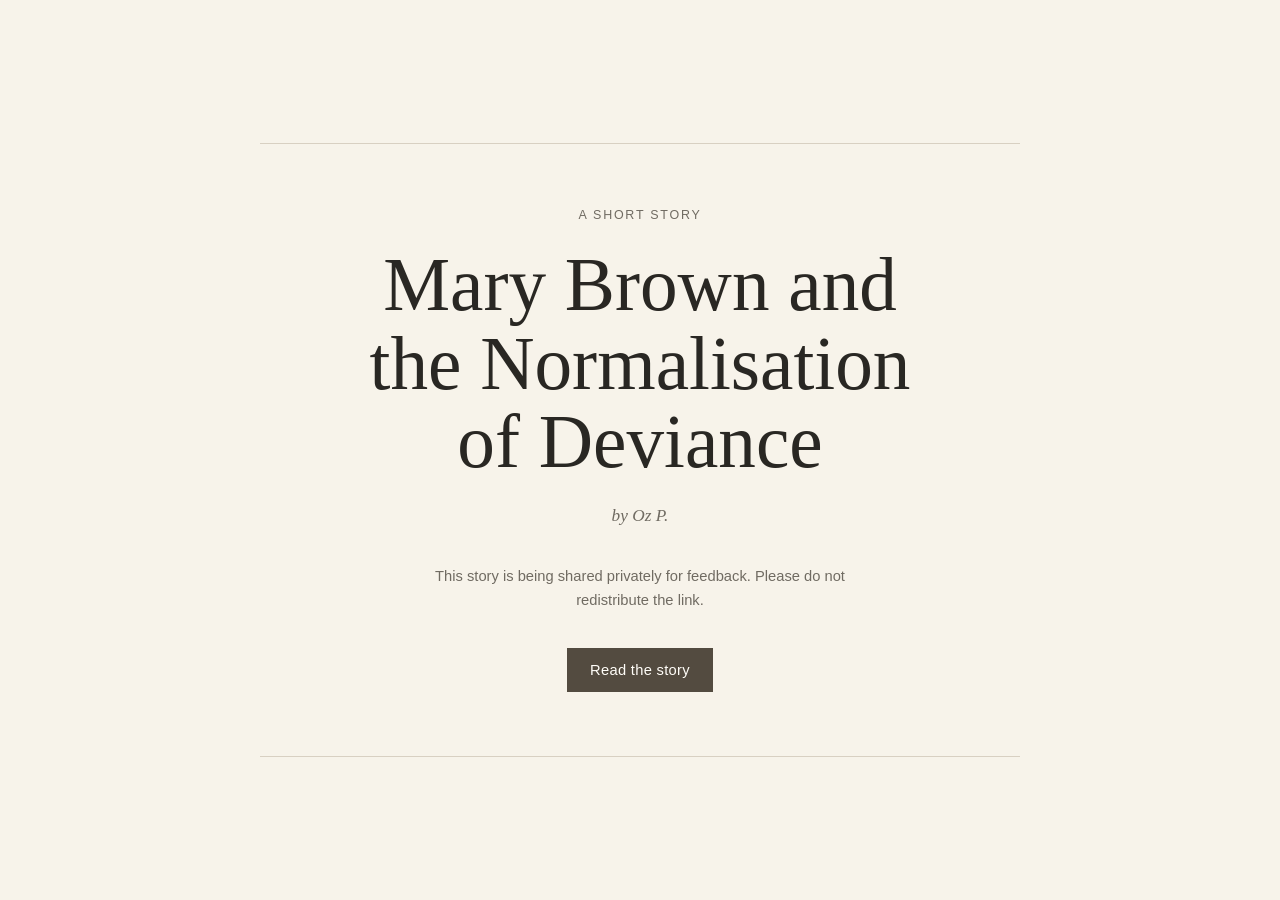
<file: index.html>
<!doctype html>
<html lang="en-GB">
<head>
  <meta charset="utf-8">
  <meta name="viewport" content="width=device-width, initial-scale=1">
  <meta name="robots" content="noindex, nofollow, noarchive">
  <meta name="googlebot" content="noindex, nofollow, noarchive">
  <title>Mary Brown and the Normalisation of Deviance</title>
  <link rel="stylesheet" href="style.css">
</head>
<body>
  <main class="landing">
    <div class="shell">
      <section class="landing-card" aria-labelledby="story-title">
        <p class="eyebrow">A short story</p>
        <h1 id="story-title">Mary Brown and the Normalisation of Deviance</h1>
        <p class="byline">by Oz P.</p>
        <p class="private-note">
          This story is being shared privately for feedback. Please do not redistribute the link.
        </p>
        <div class="button-row">
          <a class="button" href="story/">Read the story</a>
        </div>
      </section>
    </div>
  </main>
</body>
</html>
</file>
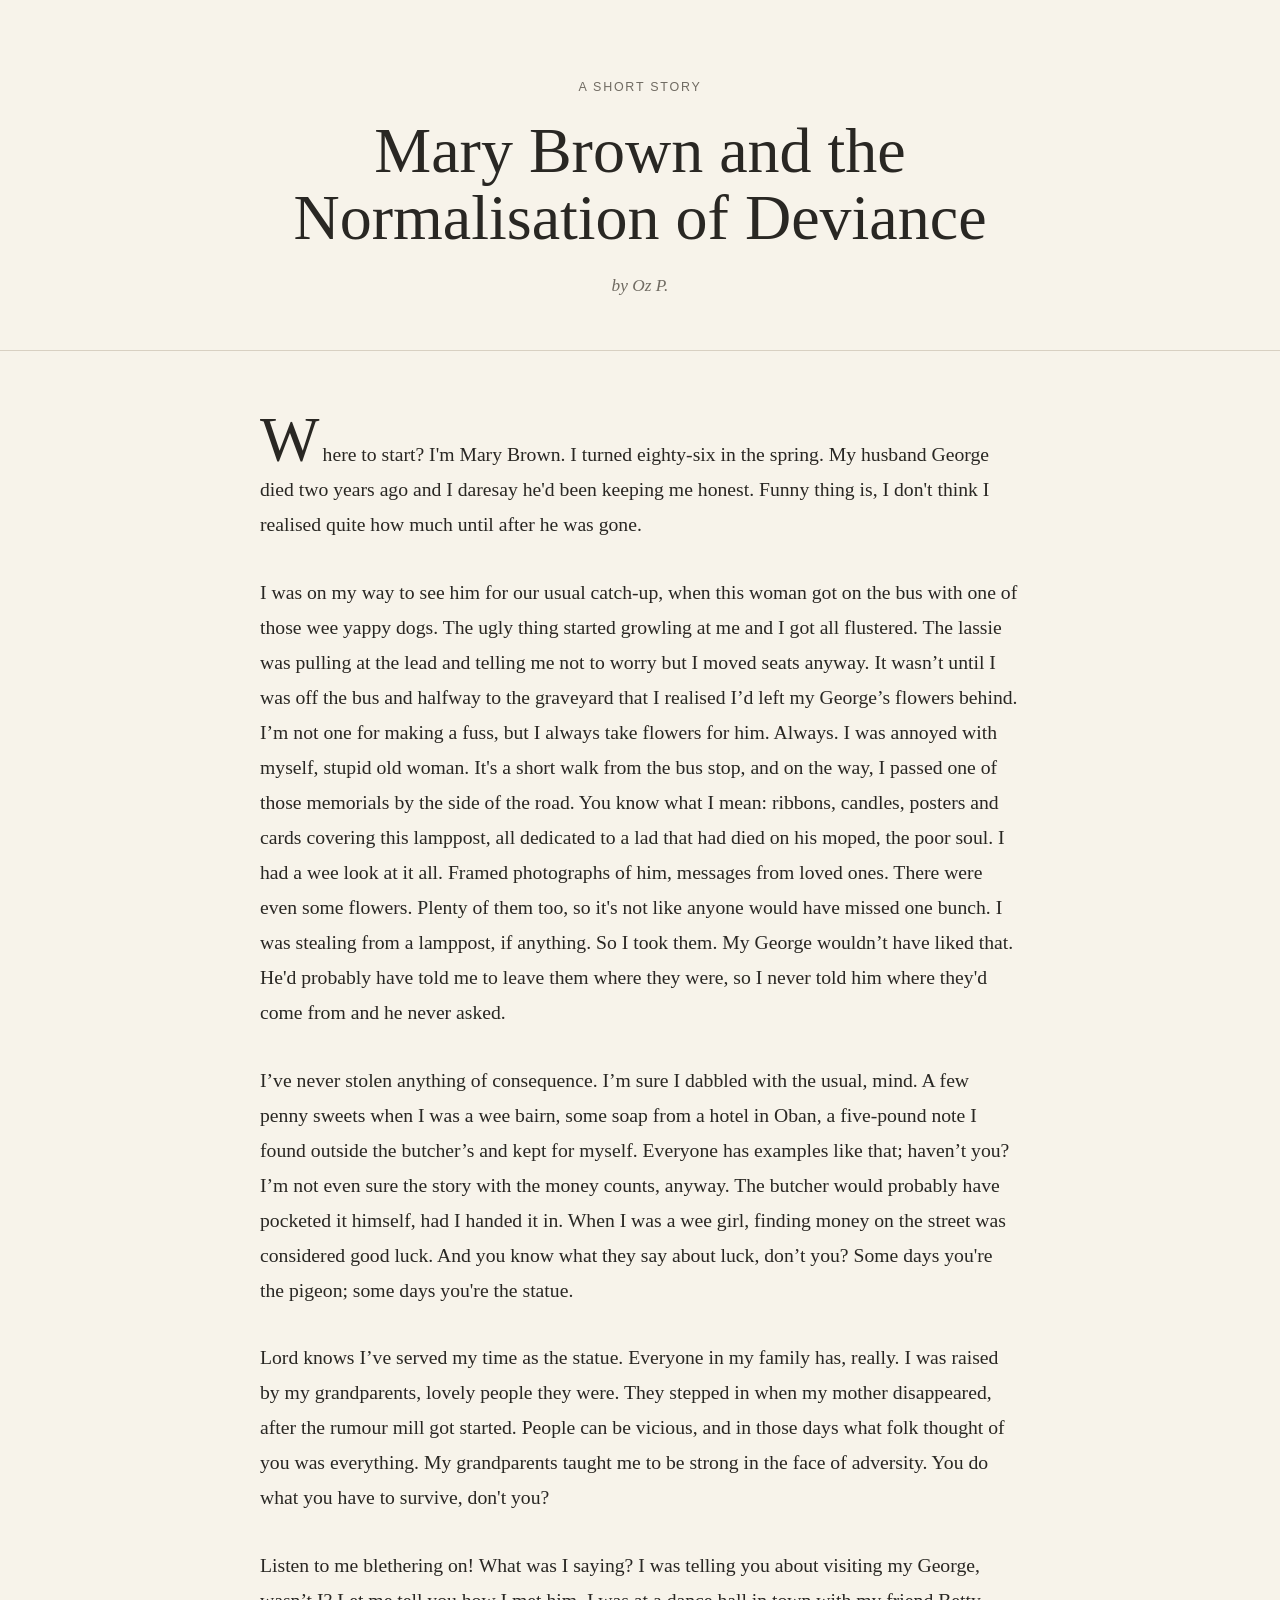
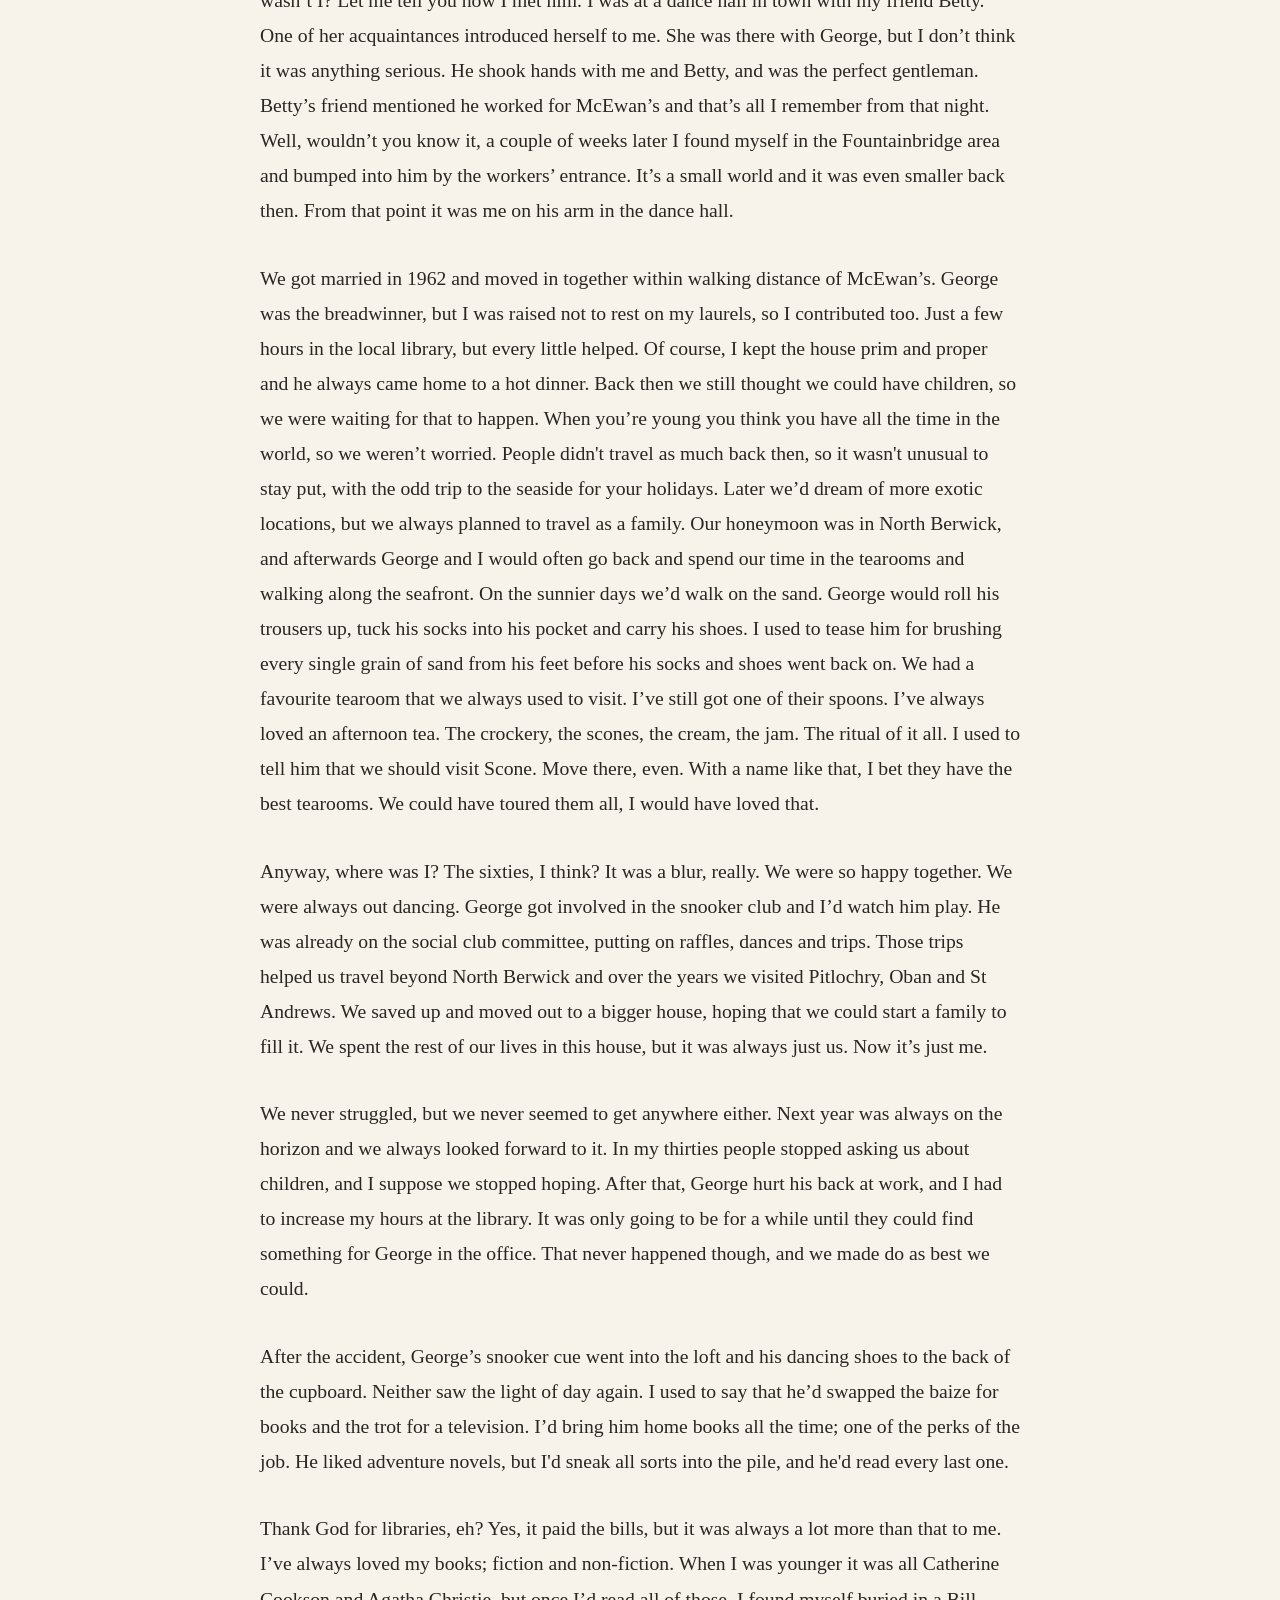
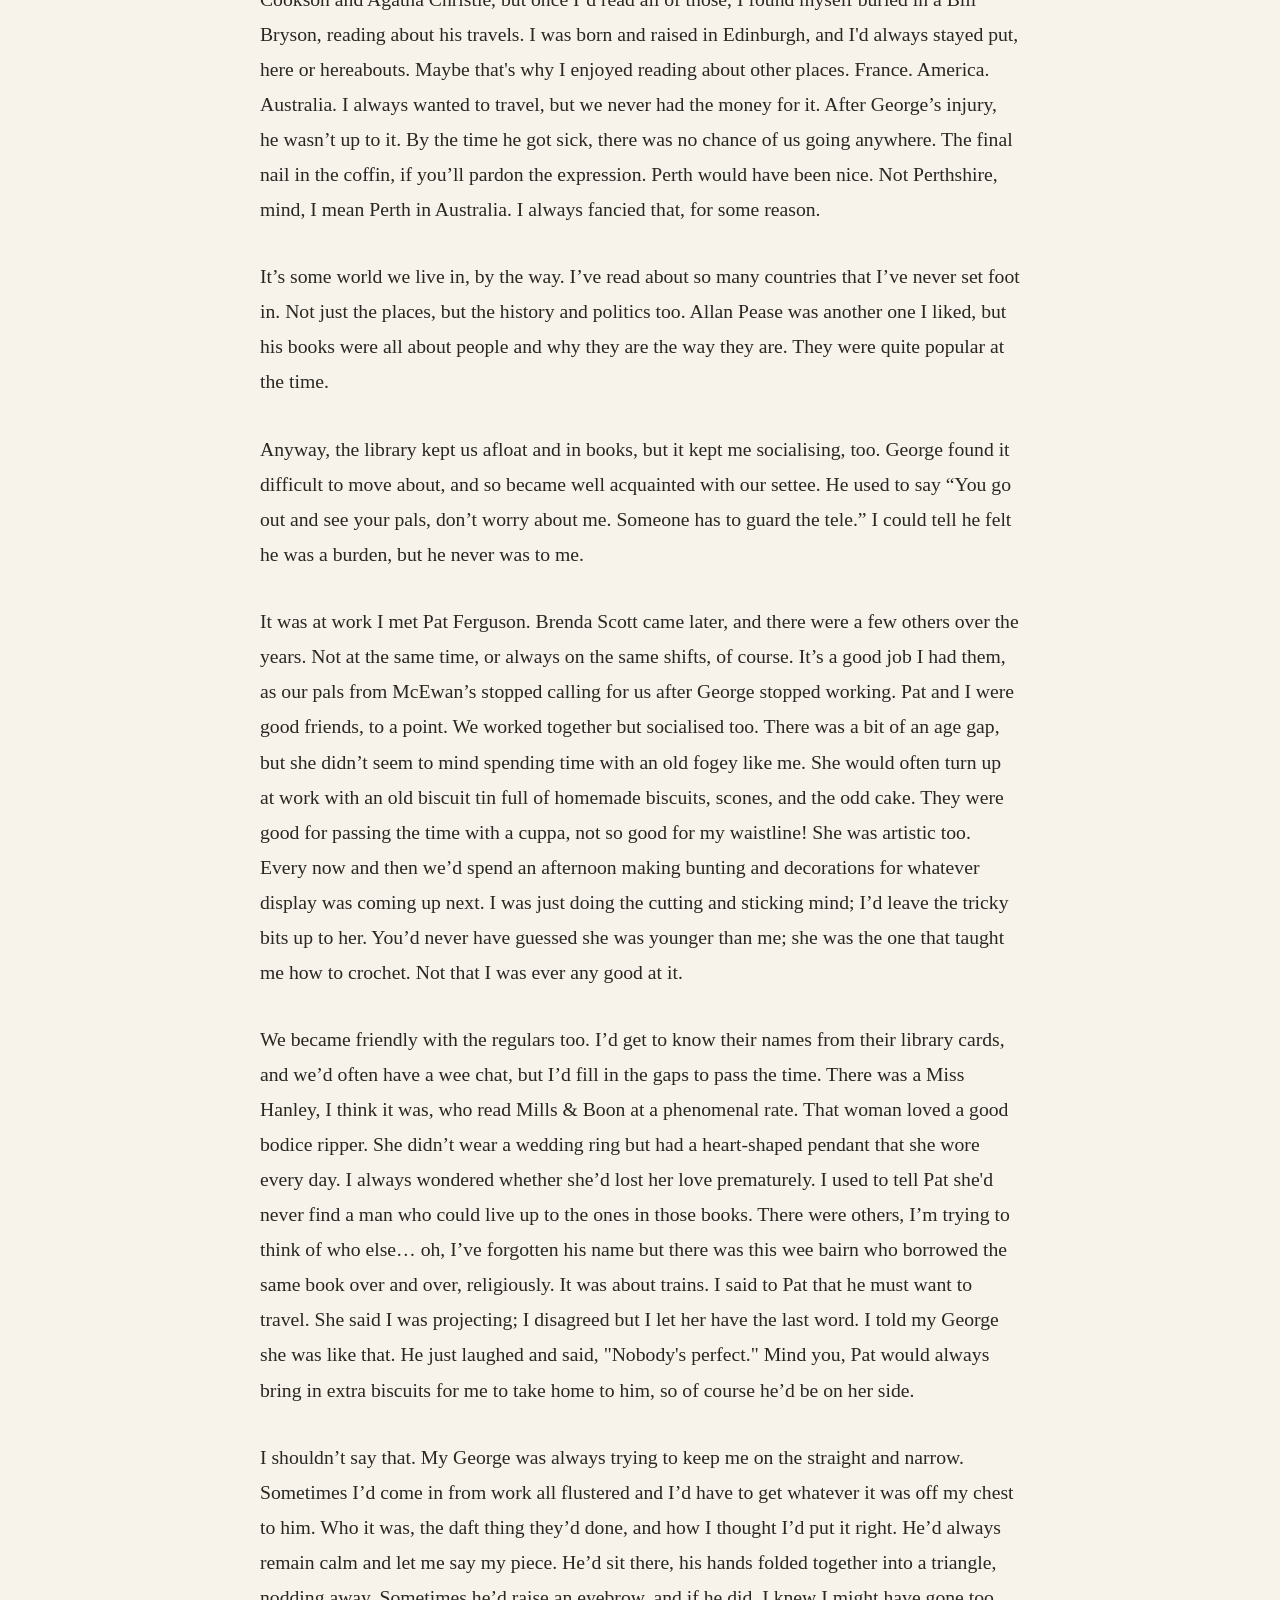
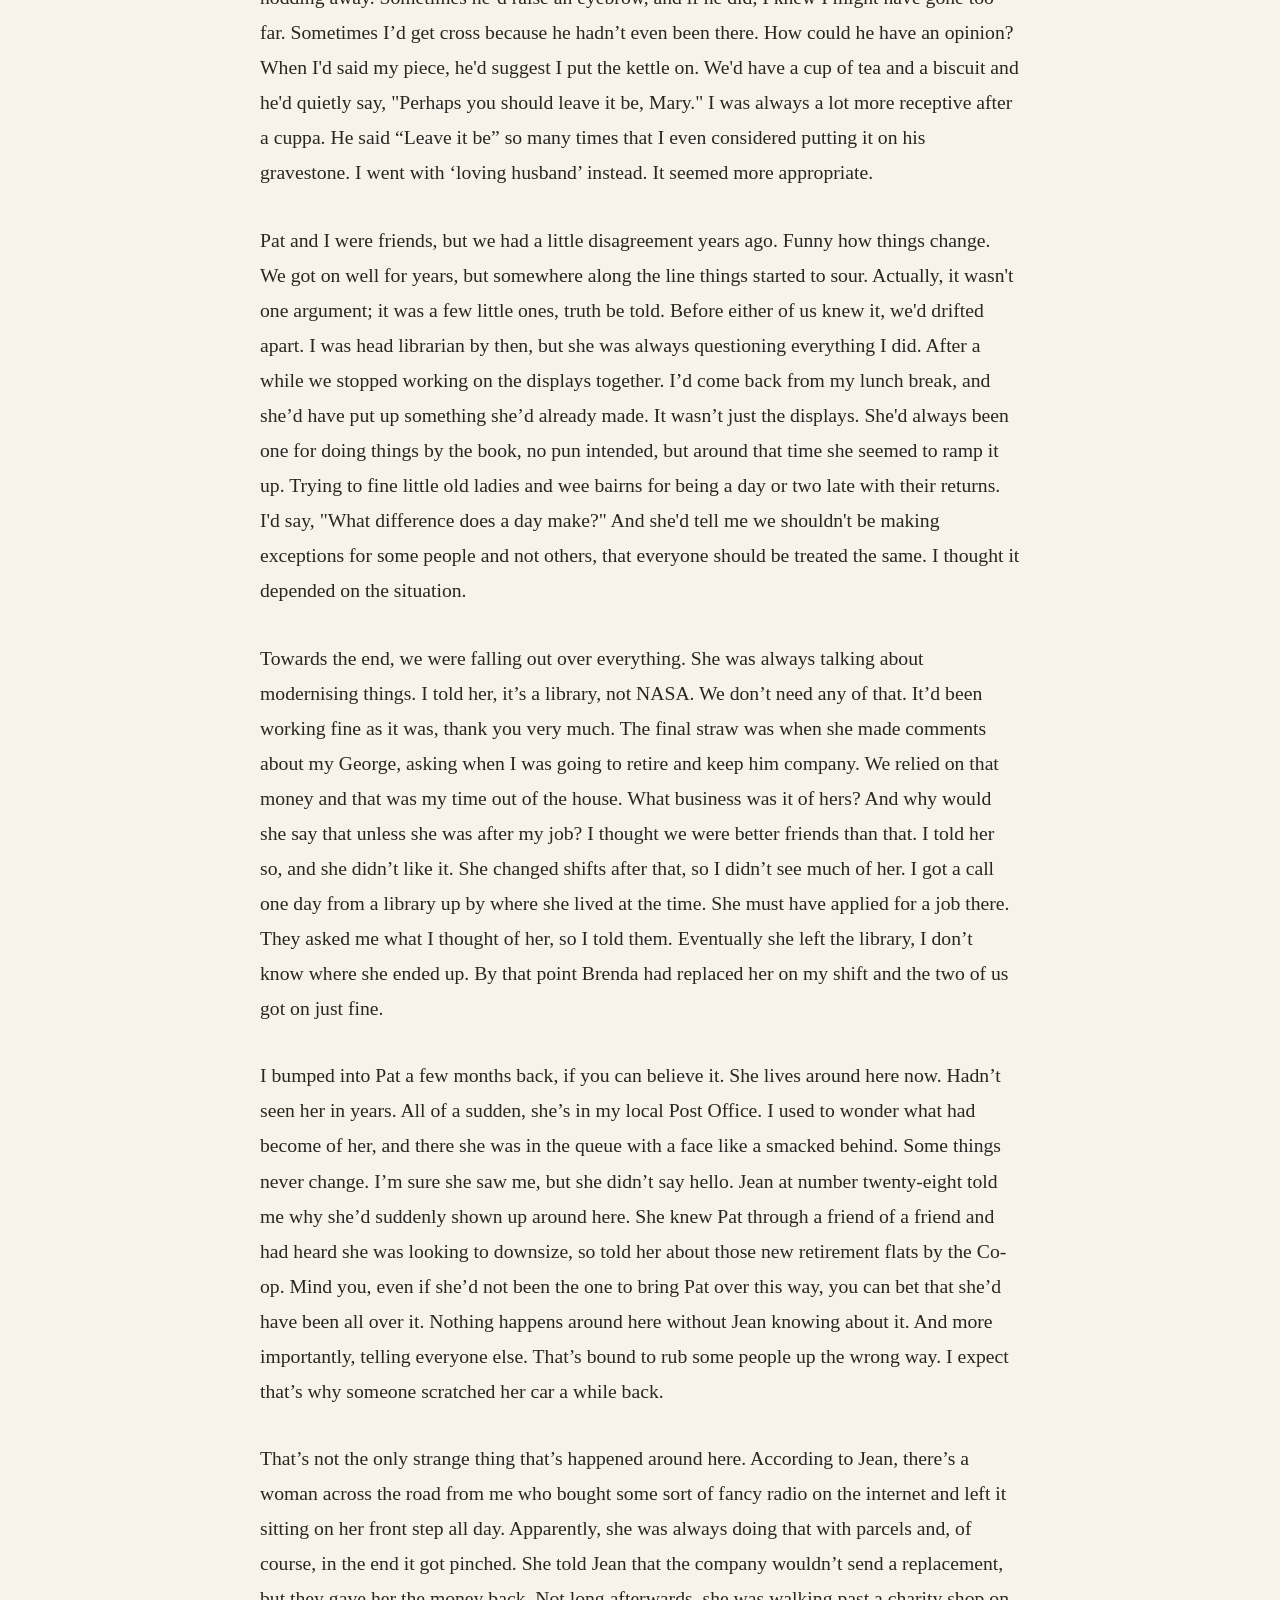
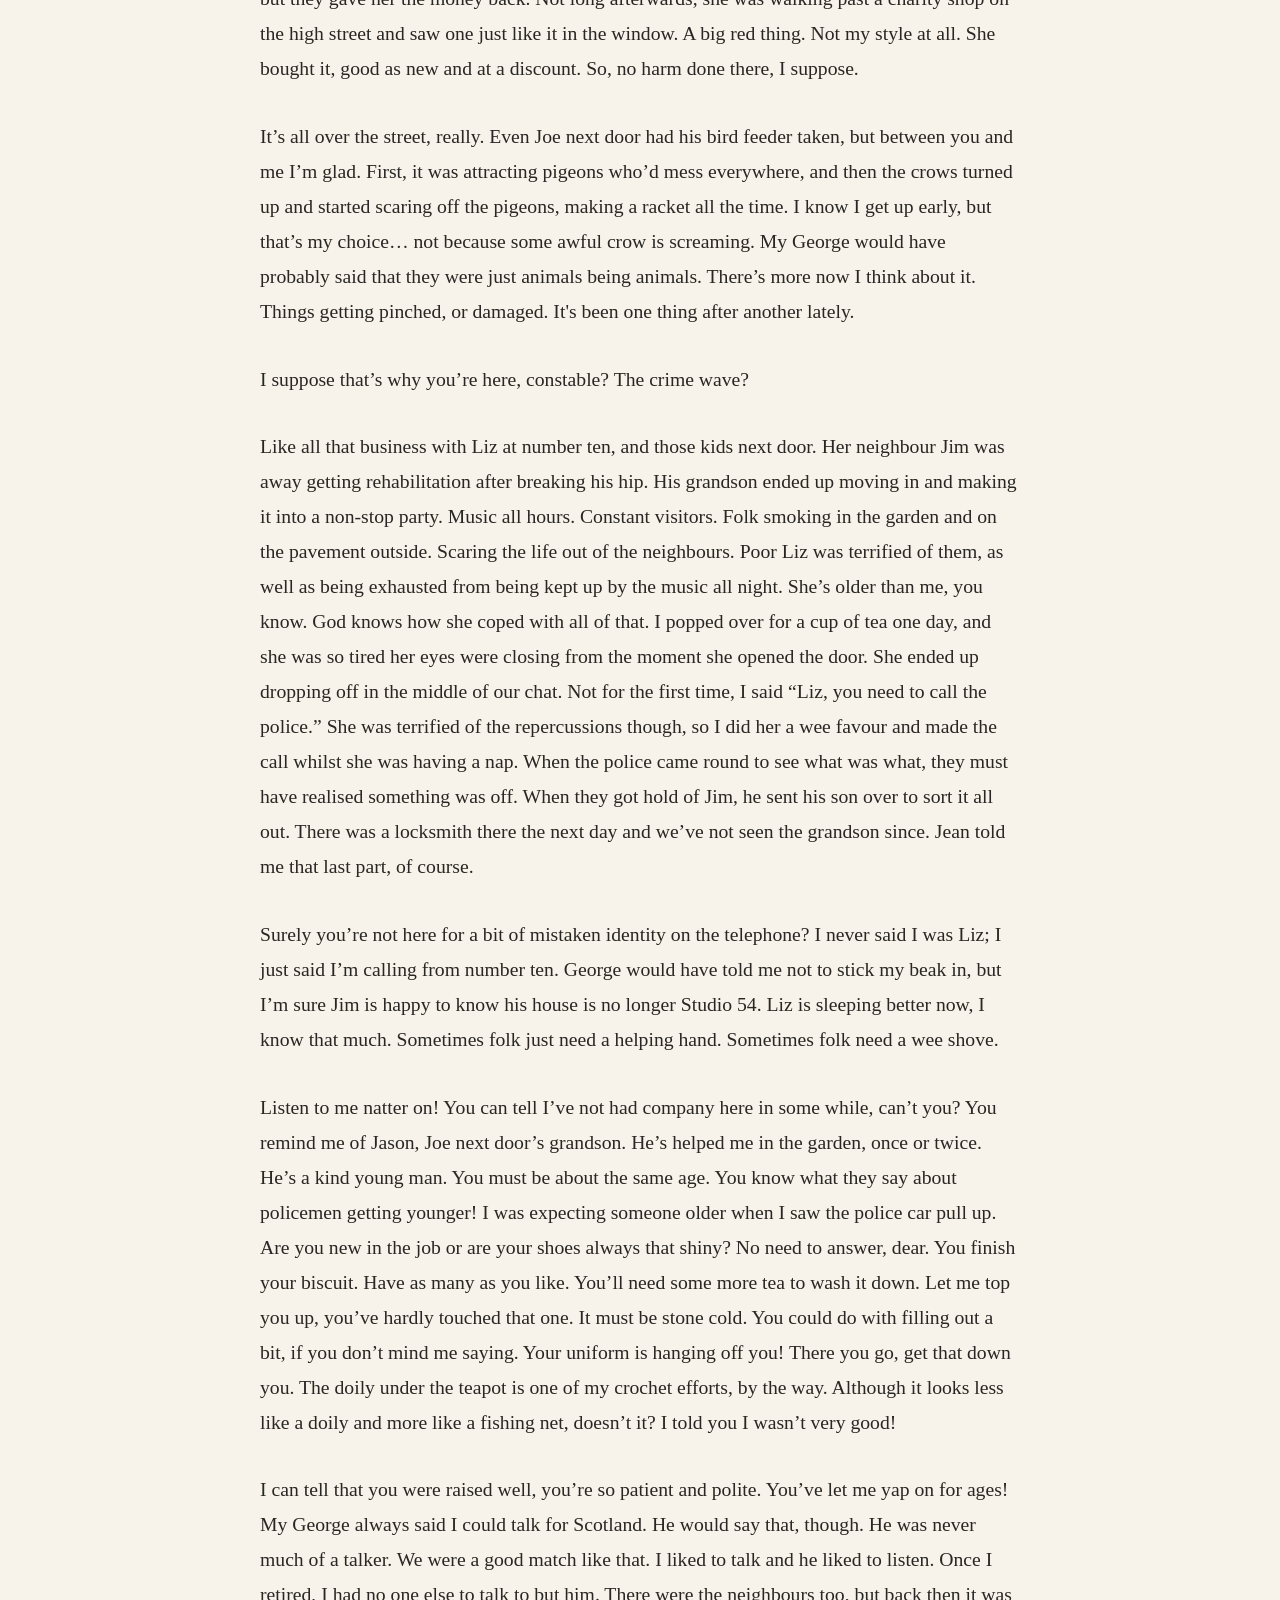
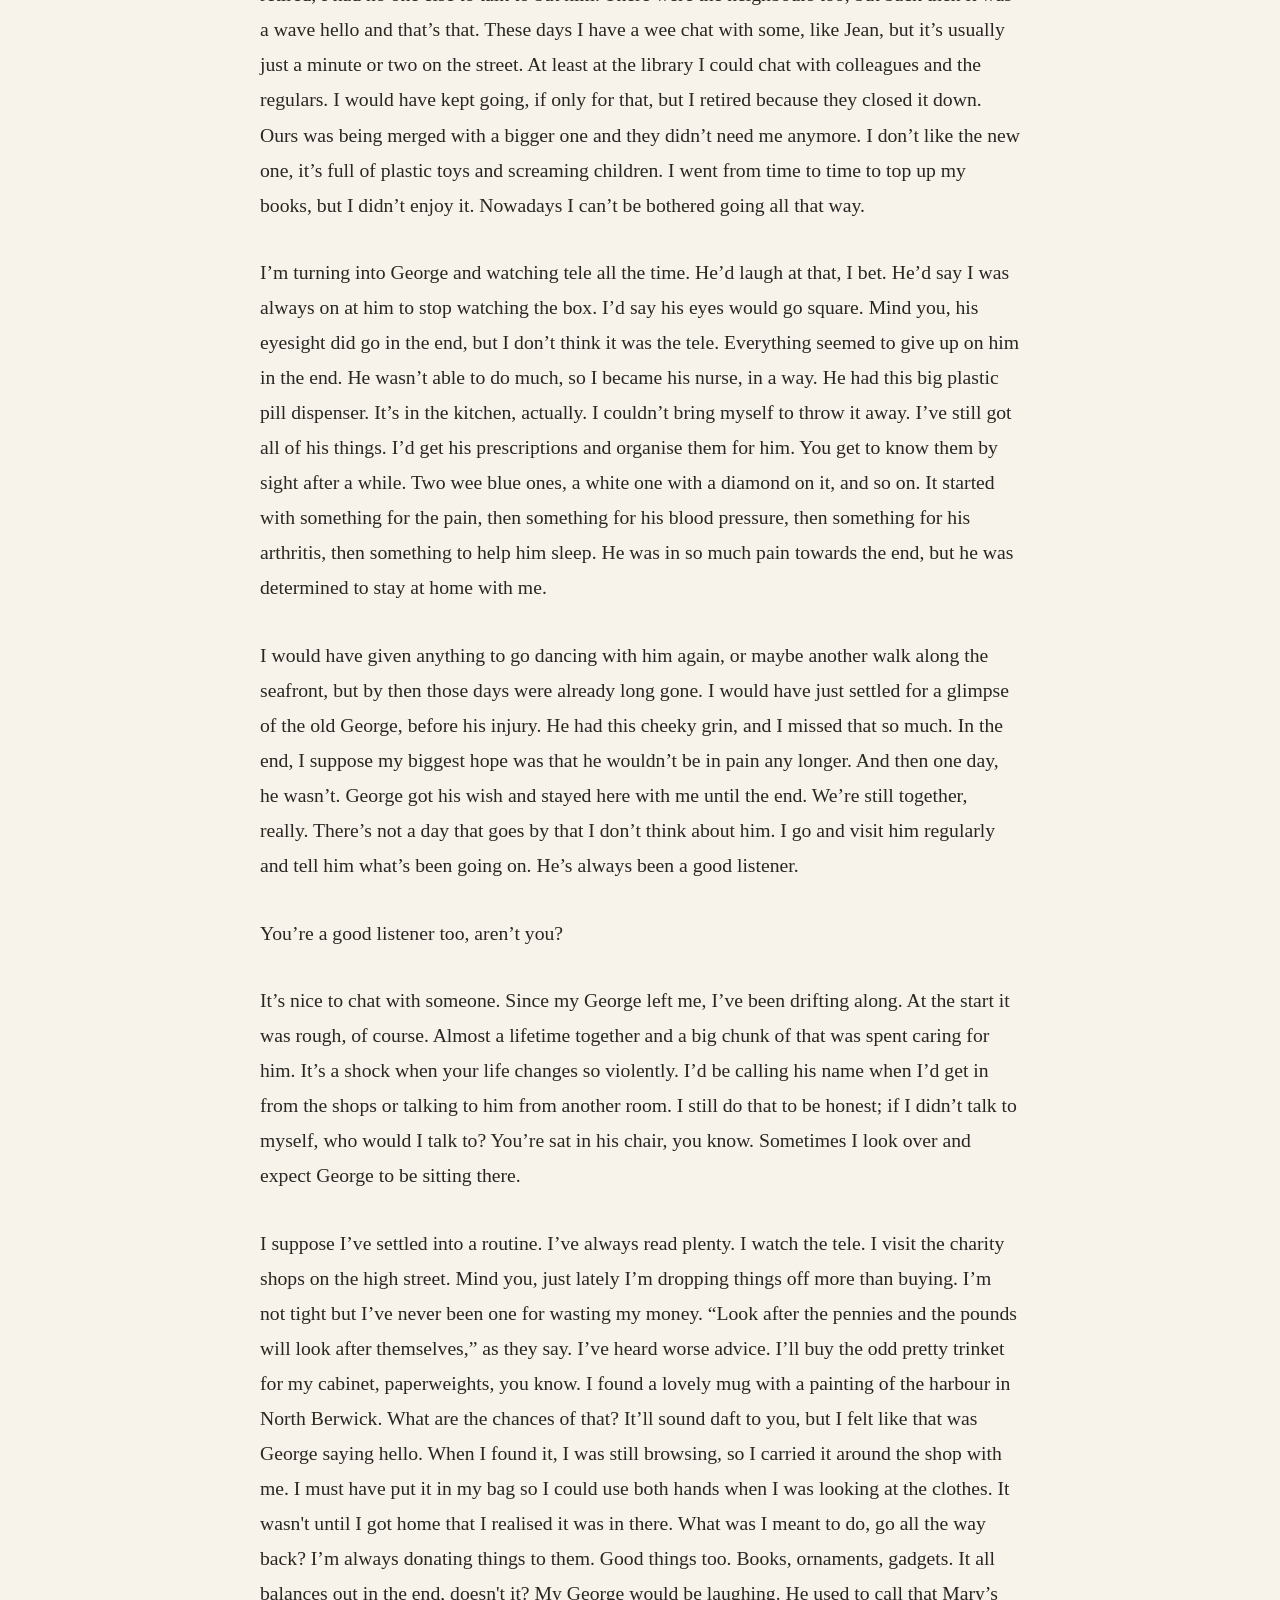
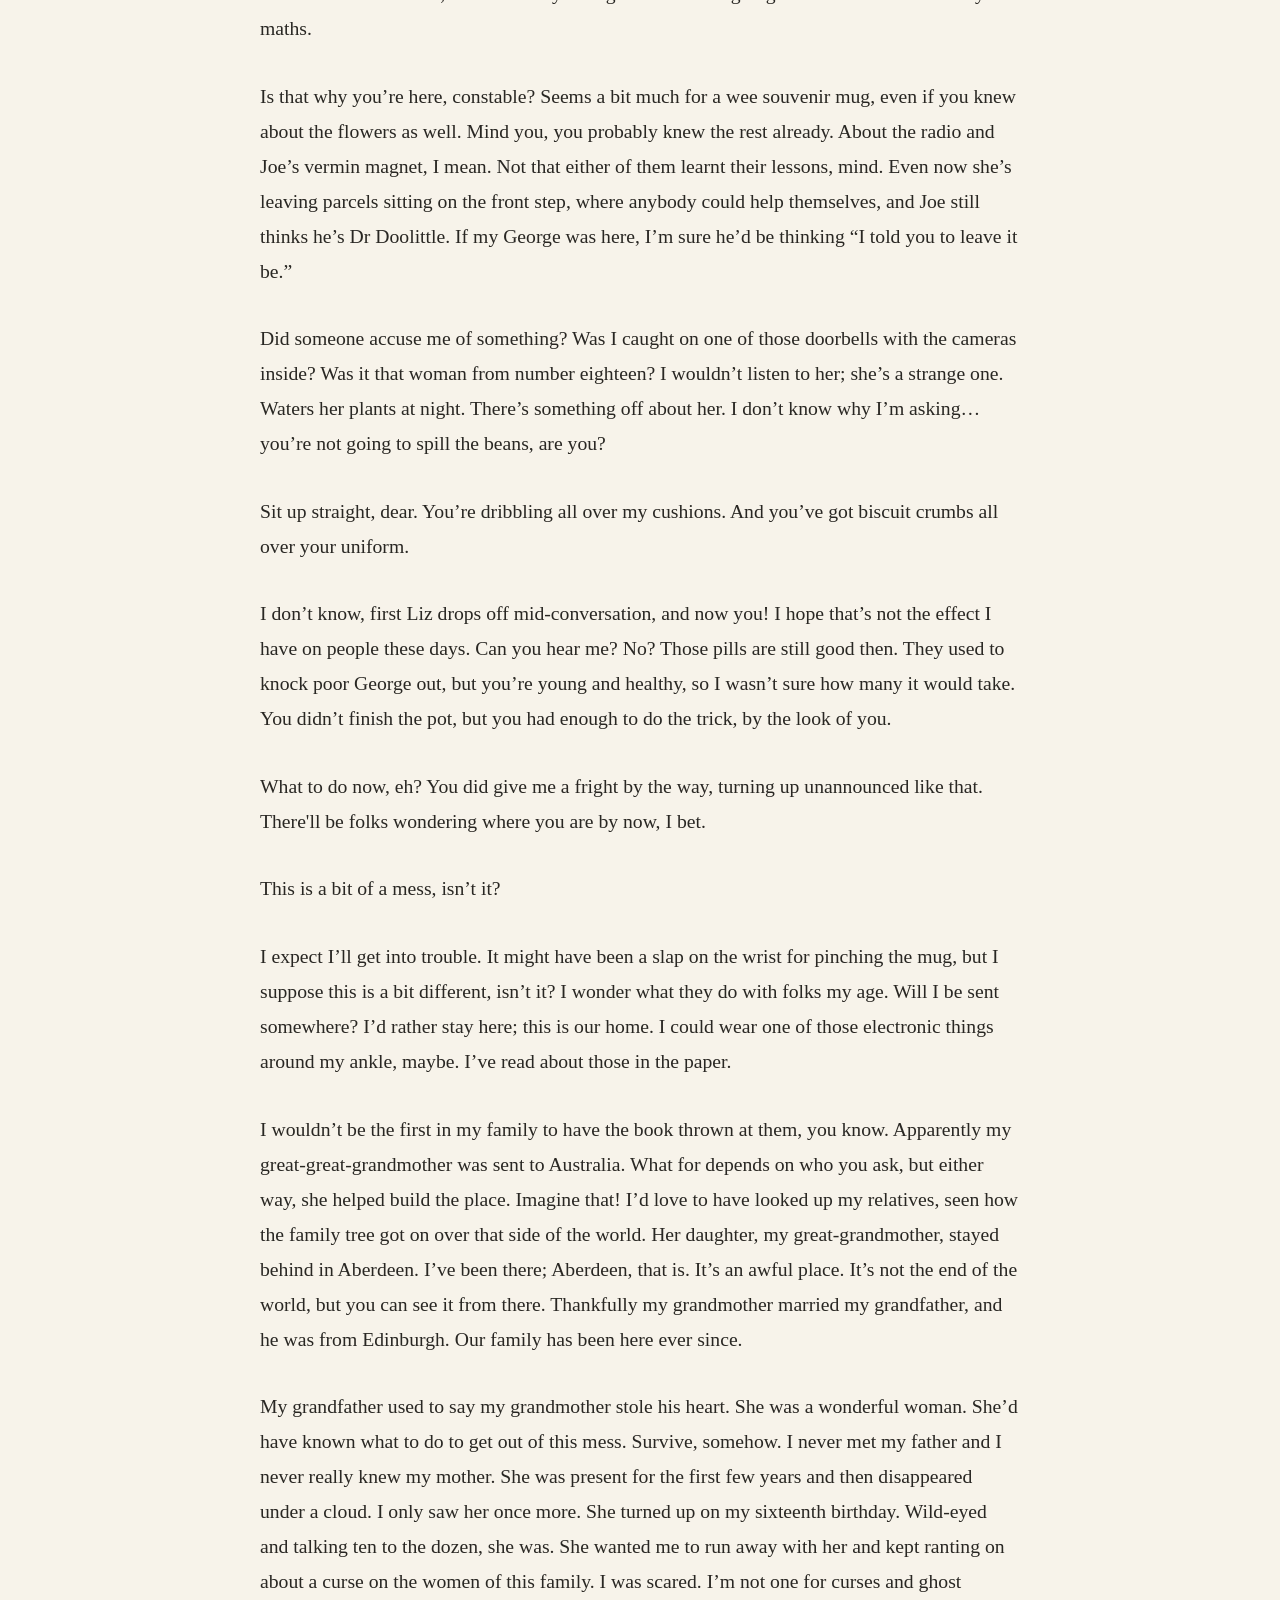
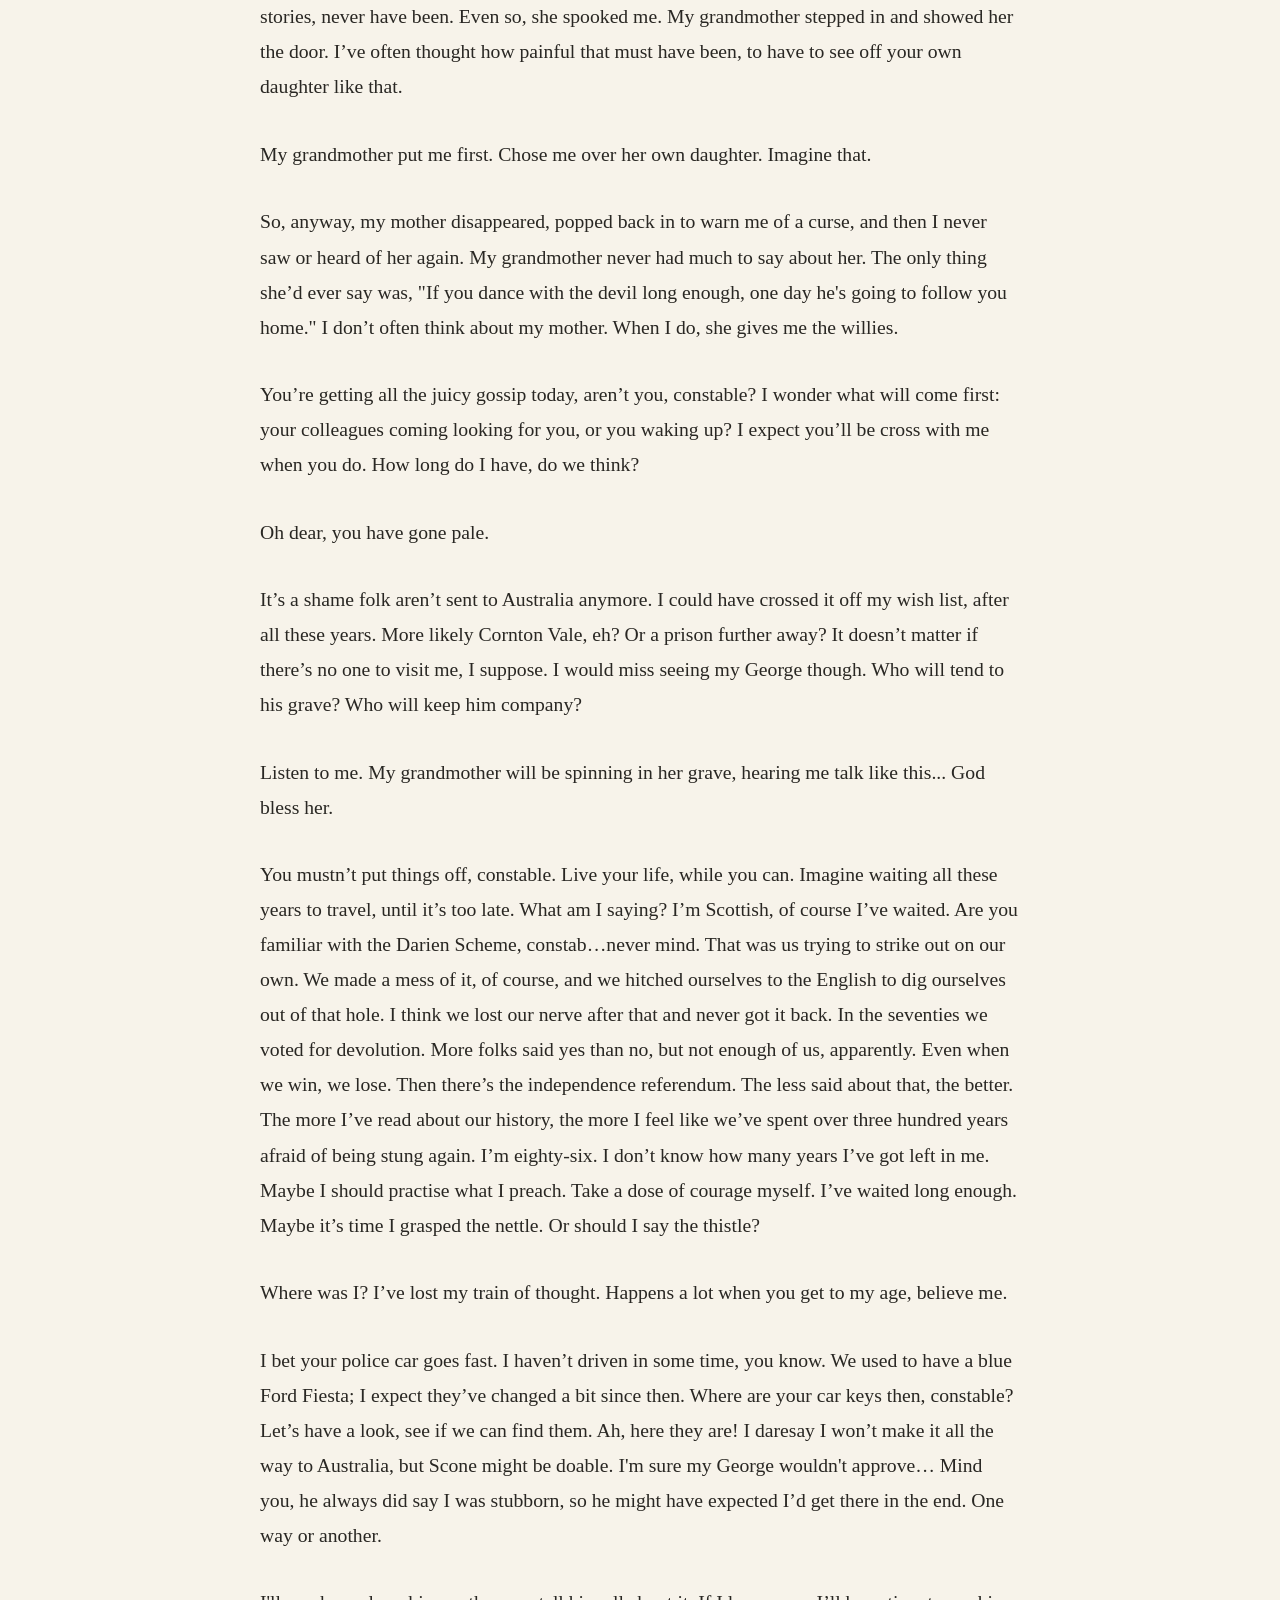
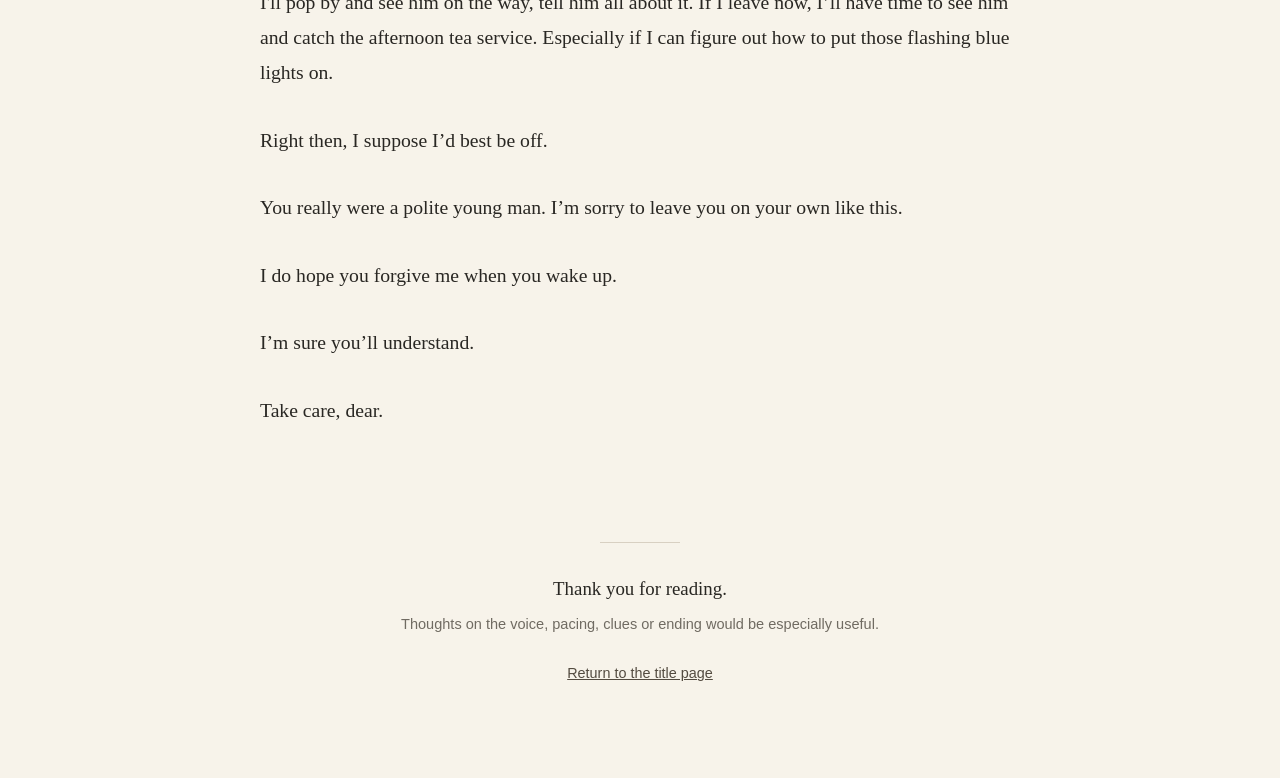
<file: story/index.html>
<!doctype html>
<html lang="en-GB">
<head>
  <meta charset="utf-8">
  <meta name="viewport" content="width=device-width, initial-scale=1">
  <meta name="robots" content="noindex, nofollow, noarchive">
  <meta name="googlebot" content="noindex, nofollow, noarchive">
  <title>Mary Brown and the Normalisation of Deviance</title>
  <link rel="stylesheet" href="../style.css">
</head>
<body>
  <header class="story-header">
    <div class="shell">
      <p class="eyebrow">A short story</p>
      <h1>Mary Brown and the Normalisation of Deviance</h1>
      <p class="byline">by Oz P.</p>
    </div>
  </header>

  <main class="shell">
    <article class="story">
        <p>Where to start? I&#x27;m Mary Brown. I turned eighty-six in the spring. My husband George died two years ago and I daresay he&#x27;d been keeping me honest. Funny thing is, I don&#x27;t think I realised quite how much until after he was gone.</p>
        <p>I was on my way to see him for our usual catch-up, when this woman got on the bus with one of those wee yappy dogs. The ugly thing started growling at me and I got all flustered. The lassie was pulling at the lead and telling me not to worry but I moved seats anyway. It wasn’t until I was off the bus and halfway to the graveyard that I realised I’d left my George’s flowers behind. I’m not one for making a fuss, but I always take flowers for him. Always. I was annoyed with myself, stupid old woman. It&#x27;s a short walk from the bus stop, and on the way, I passed one of those memorials by the side of the road. You know what I mean: ribbons, candles, posters and cards covering this lamppost, all dedicated to a lad that had died on his moped, the poor soul. I had a wee look at it all. Framed photographs of him, messages from loved ones. There were even some flowers. Plenty of them too, so it&#x27;s not like anyone would have missed one bunch. I was stealing from a lamppost, if anything. So I took them. My George wouldn’t have liked that. He&#x27;d probably have told me to leave them where they were, so I never told him where they&#x27;d come from and he never asked.</p>
        <p>I’ve never stolen anything of consequence. I’m sure I dabbled with the usual, mind. A few penny sweets when I was a wee bairn, some soap from a hotel in Oban, a five-pound note I found outside the butcher’s and kept for myself. Everyone has examples like that; haven’t you? I’m not even sure the story with the money counts, anyway. The butcher would probably have pocketed it himself, had I handed it in. When I was a wee girl, finding money on the street was considered good luck. And you know what they say about luck, don’t you? Some days you&#x27;re the pigeon; some days you&#x27;re the statue.</p>
        <p>Lord knows I’ve served my time as the statue. Everyone in my family has, really. I was raised by my grandparents, lovely people they were. They stepped in when my mother disappeared, after the rumour mill got started. People can be vicious, and in those days what folk thought of you was everything. My grandparents taught me to be strong in the face of adversity. You do what you have to survive, don&#x27;t you?</p>
        <p>Listen to me blethering on! What was I saying? I was telling you about visiting my George, wasn’t I? Let me tell you how I met him. I was at a dance hall in town with my friend Betty. One of her acquaintances introduced herself to me. She was there with George, but I don’t think it was anything serious. He shook hands with me and Betty, and was the perfect gentleman. Betty’s friend mentioned he worked for McEwan’s and that’s all I remember from that night. Well, wouldn’t you know it, a couple of weeks later I found myself in the Fountainbridge area and bumped into him by the workers’ entrance. It’s a small world and it was even smaller back then. From that point it was me on his arm in the dance hall.</p>
        <p>We got married in 1962 and moved in together within walking distance of McEwan’s. George was the breadwinner, but I was raised not to rest on my laurels, so I contributed too. Just a few hours in the local library, but every little helped. Of course, I kept the house prim and proper and he always came home to a hot dinner. Back then we still thought we could have children, so we were waiting for that to happen. When you’re young you think you have all the time in the world, so we weren’t worried. People didn&#x27;t travel as much back then, so it wasn&#x27;t unusual to stay put, with the odd trip to the seaside for your holidays. Later we’d dream of more exotic locations, but we always planned to travel as a family. Our honeymoon was in North Berwick, and afterwards George and I would often go back and spend our time in the tearooms and walking along the seafront. On the sunnier days we’d walk on the sand. George would roll his trousers up, tuck his socks into his pocket and carry his shoes. I used to tease him for brushing every single grain of sand from his feet before his socks and shoes went back on. We had a favourite tearoom that we always used to visit. I’ve still got one of their spoons. I’ve always loved an afternoon tea. The crockery, the scones, the cream, the jam. The ritual of it all. I used to tell him that we should visit Scone. Move there, even. With a name like that, I bet they have the best tearooms. We could have toured them all, I would have loved that.</p>
        <p>Anyway, where was I? The sixties, I think? It was a blur, really. We were so happy together. We were always out dancing. George got involved in the snooker club and I’d watch him play. He was already on the social club committee, putting on raffles, dances and trips. Those trips helped us travel beyond North Berwick and over the years we visited Pitlochry, Oban and St Andrews. We saved up and moved out to a bigger house, hoping that we could start a family to fill it. We spent the rest of our lives in this house, but it was always just us. Now it’s just me.</p>
        <p>We never struggled, but we never seemed to get anywhere either. Next year was always on the horizon and we always looked forward to it. In my thirties people stopped asking us about children, and I suppose we stopped hoping. After that, George hurt his back at work, and I had to increase my hours at the library. It was only going to be for a while until they could find something for George in the office. That never happened though, and we made do as best we could.</p>
        <p>After the accident, George’s snooker cue went into the loft and his dancing shoes to the back of the cupboard. Neither saw the light of day again. I used to say that he’d swapped the baize for books and the trot for a television. I’d bring him home books all the time; one of the perks of the job. He liked adventure novels, but I&#x27;d sneak all sorts into the pile, and he&#x27;d read every last one.</p>
        <p>Thank God for libraries, eh? Yes, it paid the bills, but it was always a lot more than that to me. I’ve always loved my books; fiction and non-fiction. When I was younger it was all Catherine Cookson and Agatha Christie, but once I’d read all of those, I found myself buried in a Bill Bryson, reading about his travels. I was born and raised in Edinburgh, and I&#x27;d always stayed put, here or hereabouts. Maybe that&#x27;s why I enjoyed reading about other places. France. America. Australia. I always wanted to travel, but we never had the money for it. After George’s injury, he wasn’t up to it. By the time he got sick, there was no chance of us going anywhere. The final nail in the coffin, if you’ll pardon the expression. Perth would have been nice. Not Perthshire, mind, I mean Perth in Australia. I always fancied that, for some reason.</p>
        <p>It’s some world we live in, by the way. I’ve read about so many countries that I’ve never set foot in. Not just the places, but the history and politics too. Allan Pease was another one I liked, but his books were all about people and why they are the way they are. They were quite popular at the time.</p>
        <p>Anyway, the library kept us afloat and in books, but it kept me socialising, too. George found it difficult to move about, and so became well acquainted with our settee. He used to say “You go out and see your pals, don’t worry about me. Someone has to guard the tele.” I could tell he felt he was a burden, but he never was to me.</p>
        <p>It was at work I met Pat Ferguson. Brenda Scott came later, and there were a few others over the years. Not at the same time, or always on the same shifts, of course. It’s a good job I had them, as our pals from McEwan’s stopped calling for us after George stopped working. Pat and I were good friends, to a point. We worked together but socialised too. There was a bit of an age gap, but she didn’t seem to mind spending time with an old fogey like me. She would often turn up at work with an old biscuit tin full of homemade biscuits, scones, and the odd cake. They were good for passing the time with a cuppa, not so good for my waistline! She was artistic too. Every now and then we’d spend an afternoon making bunting and decorations for whatever display was coming up next. I was just doing the cutting and sticking mind; I’d leave the tricky bits up to her. You’d never have guessed she was younger than me; she was the one that taught me how to crochet. Not that I was ever any good at it.</p>
        <p>We became friendly with the regulars too. I’d get to know their names from their library cards, and we’d often have a wee chat, but I’d fill in the gaps to pass the time. There was a Miss Hanley, I think it was, who read Mills &amp; Boon at a phenomenal rate. That woman loved a good bodice ripper. She didn’t wear a wedding ring but had a heart-shaped pendant that she wore every day. I always wondered whether she’d lost her love prematurely. I used to tell Pat she&#x27;d never find a man who could live up to the ones in those books. There were others, I’m trying to think of who else… oh, I’ve forgotten his name but there was this wee bairn who borrowed the same book over and over, religiously. It was about trains. I said to Pat that he must want to travel. She said I was projecting; I disagreed but I let her have the last word. I told my George she was like that. He just laughed and said, &quot;Nobody&#x27;s perfect.&quot; Mind you, Pat would always bring in extra biscuits for me to take home to him, so of course he’d be on her side.</p>
        <p>I shouldn’t say that. My George was always trying to keep me on the straight and narrow. Sometimes I’d come in from work all flustered and I’d have to get whatever it was off my chest to him. Who it was, the daft thing they’d done, and how I thought I’d put it right. He’d always remain calm and let me say my piece. He’d sit there, his hands folded together into a triangle, nodding away. Sometimes he’d raise an eyebrow, and if he did, I knew I might have gone too far. Sometimes I’d get cross because he hadn’t even been there. How could he have an opinion? When I&#x27;d said my piece, he&#x27;d suggest I put the kettle on. We&#x27;d have a cup of tea and a biscuit and he&#x27;d quietly say, &quot;Perhaps you should leave it be, Mary.&quot; I was always a lot more receptive after a cuppa. He said “Leave it be” so many times that I even considered putting it on his gravestone. I went with ‘loving husband’ instead. It seemed more appropriate.</p>
        <p>Pat and I were friends, but we had a little disagreement years ago. Funny how things change. We got on well for years, but somewhere along the line things started to sour. Actually, it wasn&#x27;t one argument; it was a few little ones, truth be told. Before either of us knew it, we&#x27;d drifted apart. I was head librarian by then, but she was always questioning everything I did. After a while we stopped working on the displays together. I’d come back from my lunch break, and she’d have put up something she’d already made. It wasn’t just the displays. She&#x27;d always been one for doing things by the book, no pun intended, but around that time she seemed to ramp it up. Trying to fine little old ladies and wee bairns for being a day or two late with their returns. I&#x27;d say, &quot;What difference does a day make?&quot; And she&#x27;d tell me we shouldn&#x27;t be making exceptions for some people and not others, that everyone should be treated the same. I thought it depended on the situation.</p>
        <p>Towards the end, we were falling out over everything. She was always talking about modernising things. I told her, it’s a library, not NASA. We don’t need any of that. It’d been working fine as it was, thank you very much. The final straw was when she made comments about my George, asking when I was going to retire and keep him company. We relied on that money and that was my time out of the house. What business was it of hers? And why would she say that unless she was after my job? I thought we were better friends than that. I told her so, and she didn’t like it. She changed shifts after that, so I didn’t see much of her. I got a call one day from a library up by where she lived at the time. She must have applied for a job there. They asked me what I thought of her, so I told them. Eventually she left the library, I don’t know where she ended up. By that point Brenda had replaced her on my shift and the two of us got on just fine.</p>
        <p>I bumped into Pat a few months back, if you can believe it. She lives around here now. Hadn’t seen her in years. All of a sudden, she’s in my local Post Office. I used to wonder what had become of her, and there she was in the queue with a face like a smacked behind. Some things never change. I’m sure she saw me, but she didn’t say hello. Jean at number twenty-eight told me why she’d suddenly shown up around here. She knew Pat through a friend of a friend and had heard she was looking to downsize, so told her about those new retirement flats by the Co-op. Mind you, even if she’d not been the one to bring Pat over this way, you can bet that she’d have been all over it. Nothing happens around here without Jean knowing about it. And more importantly, telling everyone else. That’s bound to rub some people up the wrong way. I expect that’s why someone scratched her car a while back.</p>
        <p>That’s not the only strange thing that’s happened around here. According to Jean, there’s a woman across the road from me who bought some sort of fancy radio on the internet and left it sitting on her front step all day. Apparently, she was always doing that with parcels and, of course, in the end it got pinched. She told Jean that the company wouldn’t send a replacement, but they gave her the money back. Not long afterwards, she was walking past a charity shop on the high street and saw one just like it in the window. A big red thing. Not my style at all. She bought it, good as new and at a discount. So, no harm done there, I suppose.</p>
        <p>It’s all over the street, really. Even Joe next door had his bird feeder taken, but between you and me I’m glad. First, it was attracting pigeons who’d mess everywhere, and then the crows turned up and started scaring off the pigeons, making a racket all the time. I know I get up early, but that’s my choice… not because some awful crow is screaming. My George would have probably said that they were just animals being animals. There’s more now I think about it. Things getting pinched, or damaged. It&#x27;s been one thing after another lately.</p>
        <p>I suppose that’s why you’re here, constable? The crime wave?</p>
        <p>Like all that business with Liz at number ten, and those kids next door. Her neighbour Jim was away getting rehabilitation after breaking his hip. His grandson ended up moving in and making it into a non-stop party. Music all hours. Constant visitors. Folk smoking in the garden and on the pavement outside. Scaring the life out of the neighbours. Poor Liz was terrified of them, as well as being exhausted from being kept up by the music all night. She’s older than me, you know. God knows how she coped with all of that. I popped over for a cup of tea one day, and she was so tired her eyes were closing from the moment she opened the door. She ended up dropping off in the middle of our chat. Not for the first time, I said “Liz, you need to call the police.” She was terrified of the repercussions though, so I did her a wee favour and made the call whilst she was having a nap. When the police came round to see what was what, they must have realised something was off. When they got hold of Jim, he sent his son over to sort it all out. There was a locksmith there the next day and we’ve not seen the grandson since. Jean told me that last part, of course.</p>
        <p>Surely you’re not here for a bit of mistaken identity on the telephone? I never said I was Liz; I just said I’m calling from number ten. George would have told me not to stick my beak in, but I’m sure Jim is happy to know his house is no longer Studio 54. Liz is sleeping better now, I know that much. Sometimes folk just need a helping hand. Sometimes folk need a wee shove.</p>
        <p>Listen to me natter on! You can tell I’ve not had company here in some while, can’t you? You remind me of Jason, Joe next door’s grandson. He’s helped me in the garden, once or twice. He’s a kind young man. You must be about the same age. You know what they say about policemen getting younger! I was expecting someone older when I saw the police car pull up. Are you new in the job or are your shoes always that shiny? No need to answer, dear. You finish your biscuit. Have as many as you like. You’ll need some more tea to wash it down. Let me top you up, you’ve hardly touched that one. It must be stone cold. You could do with filling out a bit, if you don’t mind me saying. Your uniform is hanging off you! There you go, get that down you. The doily under the teapot is one of my crochet efforts, by the way. Although it looks less like a doily and more like a fishing net, doesn’t it? I told you I wasn’t very good!</p>
        <p>I can tell that you were raised well, you’re so patient and polite. You’ve let me yap on for ages! My George always said I could talk for Scotland. He would say that, though. He was never much of a talker. We were a good match like that. I liked to talk and he liked to listen. Once I retired, I had no one else to talk to but him. There were the neighbours too, but back then it was a wave hello and that’s that. These days I have a wee chat with some, like Jean, but it’s usually just a minute or two on the street. At least at the library I could chat with colleagues and the regulars. I would have kept going, if only for that, but I retired because they closed it down. Ours was being merged with a bigger one and they didn’t need me anymore. I don’t like the new one, it’s full of plastic toys and screaming children. I went from time to time to top up my books, but I didn’t enjoy it. Nowadays I can’t be bothered going all that way.</p>
        <p>I’m turning into George and watching tele all the time. He’d laugh at that, I bet. He’d say I was always on at him to stop watching the box. I’d say his eyes would go square. Mind you, his eyesight did go in the end, but I don’t think it was the tele. Everything seemed to give up on him in the end. He wasn’t able to do much, so I became his nurse, in a way. He had this big plastic pill dispenser. It’s in the kitchen, actually. I couldn’t bring myself to throw it away. I’ve still got all of his things. I’d get his prescriptions and organise them for him. You get to know them by sight after a while. Two wee blue ones, a white one with a diamond on it, and so on. It started with something for the pain, then something for his blood pressure, then something for his arthritis, then something to help him sleep. He was in so much pain towards the end, but he was determined to stay at home with me.</p>
        <p>I would have given anything to go dancing with him again, or maybe another walk along the seafront, but by then those days were already long gone. I would have just settled for a glimpse of the old George, before his injury. He had this cheeky grin, and I missed that so much. In the end, I suppose my biggest hope was that he wouldn’t be in pain any longer. And then one day, he wasn’t. George got his wish and stayed here with me until the end. We’re still together, really. There’s not a day that goes by that I don’t think about him. I go and visit him regularly and tell him what’s been going on. He’s always been a good listener.</p>
        <p>You’re a good listener too, aren’t you?</p>
        <p>It’s nice to chat with someone. Since my George left me, I’ve been drifting along. At the start it was rough, of course. Almost a lifetime together and a big chunk of that was spent caring for him. It’s a shock when your life changes so violently. I’d be calling his name when I’d get in from the shops or talking to him from another room. I still do that to be honest; if I didn’t talk to myself, who would I talk to? You’re sat in his chair, you know. Sometimes I look over and expect George to be sitting there.</p>
        <p>I suppose I’ve settled into a routine. I’ve always read plenty. I watch the tele. I visit the charity shops on the high street. Mind you, just lately I’m dropping things off more than buying. I’m not tight but I’ve never been one for wasting my money. “Look after the pennies and the pounds will look after themselves,” as they say. I’ve heard worse advice. I’ll buy the odd pretty trinket for my cabinet, paperweights, you know. I found a lovely mug with a painting of the harbour in North Berwick. What are the chances of that? It’ll sound daft to you, but I felt like that was George saying hello. When I found it, I was still browsing, so I carried it around the shop with me. I must have put it in my bag so I could use both hands when I was looking at the clothes. It wasn&#x27;t until I got home that I realised it was in there. What was I meant to do, go all the way back? I’m always donating things to them. Good things too. Books, ornaments, gadgets. It all balances out in the end, doesn&#x27;t it? My George would be laughing. He used to call that Mary’s maths.</p>
        <p>Is that why you’re here, constable? Seems a bit much for a wee souvenir mug, even if you knew about the flowers as well. Mind you, you probably knew the rest already. About the radio and Joe’s vermin magnet, I mean. Not that either of them learnt their lessons, mind. Even now she’s leaving parcels sitting on the front step, where anybody could help themselves, and Joe still thinks he’s Dr Doolittle. If my George was here, I’m sure he’d be thinking “I told you to leave it be.”</p>
        <p>Did someone accuse me of something? Was I caught on one of those doorbells with the cameras inside? Was it that woman from number eighteen? I wouldn’t listen to her; she’s a strange one. Waters her plants at night. There’s something off about her. I don’t know why I’m asking… you’re not going to spill the beans, are you?</p>
        <p>Sit up straight, dear. You’re dribbling all over my cushions. And you’ve got biscuit crumbs all over your uniform.</p>
        <p>I don’t know, first Liz drops off mid-conversation, and now you! I hope that’s not the effect I have on people these days. Can you hear me? No? Those pills are still good then. They used to knock poor George out, but you’re young and healthy, so I wasn’t sure how many it would take. You didn’t finish the pot, but you had enough to do the trick, by the look of you.</p>
        <p>What to do now, eh? You did give me a fright by the way, turning up unannounced like that. There&#x27;ll be folks wondering where you are by now, I bet.</p>
        <p>This is a bit of a mess, isn’t it?</p>
        <p>I expect I’ll get into trouble. It might have been a slap on the wrist for pinching the mug, but I suppose this is a bit different, isn’t it? I wonder what they do with folks my age. Will I be sent somewhere? I’d rather stay here; this is our home. I could wear one of those electronic things around my ankle, maybe. I’ve read about those in the paper.</p>
        <p>I wouldn’t be the first in my family to have the book thrown at them, you know. Apparently my great-great-grandmother was sent to Australia. What for depends on who you ask, but either way, she helped build the place. Imagine that! I’d love to have looked up my relatives, seen how the family tree got on over that side of the world. Her daughter, my great-grandmother, stayed behind in Aberdeen. I’ve been there; Aberdeen, that is. It’s an awful place. It’s not the end of the world, but you can see it from there. Thankfully my grandmother married my grandfather, and he was from Edinburgh. Our family has been here ever since.</p>
        <p>My grandfather used to say my grandmother stole his heart. She was a wonderful woman. She’d have known what to do to get out of this mess. Survive, somehow. I never met my father and I never really knew my mother. She was present for the first few years and then disappeared under a cloud. I only saw her once more. She turned up on my sixteenth birthday. Wild-eyed and talking ten to the dozen, she was. She wanted me to run away with her and kept ranting on about a curse on the women of this family. I was scared. I’m not one for curses and ghost stories, never have been. Even so, she spooked me. My grandmother stepped in and showed her the door. I’ve often thought how painful that must have been, to have to see off your own daughter like that.</p>
        <p>My grandmother put me first. Chose me over her own daughter. Imagine that.</p>
        <p>So, anyway, my mother disappeared, popped back in to warn me of a curse, and then I never saw or heard of her again. My grandmother never had much to say about her. The only thing she’d ever say was, &quot;If you dance with the devil long enough, one day he&#x27;s going to follow you home.&quot; I don’t often think about my mother. When I do, she gives me the willies.</p>
        <p>You’re getting all the juicy gossip today, aren’t you, constable? I wonder what will come first: your colleagues coming looking for you, or you waking up? I expect you’ll be cross with me when you do. How long do I have, do we think?</p>
        <p>Oh dear, you have gone pale.</p>
        <p>It’s a shame folk aren’t sent to Australia anymore. I could have crossed it off my wish list, after all these years. More likely Cornton Vale, eh? Or a prison further away? It doesn’t matter if there’s no one to visit me, I suppose. I would miss seeing my George though. Who will tend to his grave? Who will keep him company?</p>
        <p>Listen to me. My grandmother will be spinning in her grave, hearing me talk like this... God bless her.</p>
        <p>You mustn’t put things off, constable. Live your life, while you can. Imagine waiting all these years to travel, until it’s too late. What am I saying? I’m Scottish, of course I’ve waited. Are you familiar with the Darien Scheme, constab…never mind. That was us trying to strike out on our own. We made a mess of it, of course, and we hitched ourselves to the English to dig ourselves out of that hole. I think we lost our nerve after that and never got it back. In the seventies we voted for devolution. More folks said yes than no, but not enough of us, apparently. Even when we win, we lose. Then there’s the independence referendum. The less said about that, the better. The more I’ve read about our history, the more I feel like we’ve spent over three hundred years afraid of being stung again. I’m eighty-six. I don’t know how many years I’ve got left in me. Maybe I should practise what I preach. Take a dose of courage myself. I’ve waited long enough. Maybe it’s time I grasped the nettle. Or should I say the thistle?</p>
        <p>Where was I? I’ve lost my train of thought. Happens a lot when you get to my age, believe me.</p>
        <p>I bet your police car goes fast. I haven’t driven in some time, you know. We used to have a blue Ford Fiesta; I expect they’ve changed a bit since then. Where are your car keys then, constable? Let’s have a look, see if we can find them. Ah, here they are! I daresay I won’t make it all the way to Australia, but Scone might be doable. I&#x27;m sure my George wouldn&#x27;t approve… Mind you, he always did say I was stubborn, so he might have expected I’d get there in the end. One way or another.</p>
        <p>I&#x27;ll pop by and see him on the way, tell him all about it. If I leave now, I’ll have time to see him and catch the afternoon tea service. Especially if I can figure out how to put those flashing blue lights on.</p>
        <p>Right then, I suppose I’d best be off.</p>
        <p>You really were a polite young man. I’m sorry to leave you on your own like this.</p>
        <p>I do hope you forgive me when you wake up.</p>
        <p>I’m sure you’ll understand.</p>
        <p>Take care, dear.</p>
    </article>

    <footer class="story-footer">
      <hr class="rule">
      <p class="thanks">Thank you for reading.</p>
      <p class="footer-copy">Thoughts on the voice, pacing, clues or ending would be especially useful.</p>
      <p><a class="text-link" href="../">Return to the title page</a></p>
    </footer>
  </main>

  <script>
    const key = "mary-brown-scroll";
    const saved = sessionStorage.getItem(key);
    if (saved) {
      window.addEventListener("load", () => window.scrollTo(0, Number(saved)));
    }
    let timer;
    window.addEventListener("scroll", () => {
      clearTimeout(timer);
      timer = setTimeout(() => sessionStorage.setItem(key, String(window.scrollY)), 150);
    }, { passive: true });
  </script>
</body>
</html>
</file>
<file: style.css>
:root {
  --paper: #f7f3ea;
  --ink: #292723;
  --muted: #706b62;
  --line: #d8d0c2;
  --accent: #534b40;
  --button-text: #fffdf8;
}

* { box-sizing: border-box; }

html {
  background: var(--paper);
  color: var(--ink);
  font-family: Georgia, "Times New Roman", serif;
  scroll-behavior: smooth;
}

body {
  margin: 0;
  min-height: 100vh;
  background: var(--paper);
}

a { color: inherit; }

.shell {
  width: min(100% - 40px, 760px);
  margin: 0 auto;
}

.landing {
  min-height: 100vh;
  display: grid;
  place-items: center;
  padding: 64px 0;
  text-align: center;
}

.landing-card {
  width: 100%;
  padding: 64px 42px;
  border-top: 1px solid var(--line);
  border-bottom: 1px solid var(--line);
}

.eyebrow {
  margin: 0 0 24px;
  color: var(--muted);
  font-family: Arial, Helvetica, sans-serif;
  font-size: 0.78rem;
  letter-spacing: 0.14em;
  text-transform: uppercase;
}

h1 {
  margin: 0;
  font-size: clamp(2.25rem, 7vw, 4.7rem);
  line-height: 1.04;
  font-weight: 400;
  text-wrap: balance;
}

.byline {
  margin: 25px 0 0;
  color: var(--muted);
  font-size: 1.08rem;
  font-style: italic;
}

.private-note {
  max-width: 480px;
  margin: 38px auto 0;
  color: var(--muted);
  font-family: Arial, Helvetica, sans-serif;
  font-size: 0.92rem;
  line-height: 1.65;
}

.button-row {
  margin-top: 35px;
}

.button {
  display: inline-block;
  padding: 13px 22px;
  border: 1px solid var(--accent);
  background: var(--accent);
  color: var(--button-text);
  font-family: Arial, Helvetica, sans-serif;
  font-size: 0.92rem;
  letter-spacing: 0.02em;
  text-decoration: none;
  transition: transform 120ms ease, opacity 120ms ease;
}

.button:hover,
.button:focus-visible {
  transform: translateY(-1px);
  opacity: 0.92;
}

.story-header {
  padding: 80px 0 54px;
  text-align: center;
  border-bottom: 1px solid var(--line);
}

.story-header h1 {
  font-size: clamp(2.1rem, 6vw, 4rem);
}

.story {
  padding: 58px 0 82px;
  font-size: clamp(1.08rem, 2.2vw, 1.23rem);
  line-height: 1.78;
}

.story p {
  margin: 0 0 1.65em;
}

.story > p:first-of-type::first-letter {
  float: left;
  font-size: 4.2em;
  line-height: 0.82;
  margin: 0.08em 0.12em 0 0;
}

.story-footer {
  padding: 0 0 80px;
  text-align: center;
}

.rule {
  width: 80px;
  margin: 0 auto 35px;
  border: 0;
  border-top: 1px solid var(--line);
}

.thanks {
  margin: 0 0 12px;
  font-size: 1.18rem;
}

.footer-copy {
  margin: 0 auto 28px;
  max-width: 500px;
  color: var(--muted);
  font-family: Arial, Helvetica, sans-serif;
  font-size: 0.91rem;
  line-height: 1.65;
}

.text-link {
  color: var(--accent);
  font-family: Arial, Helvetica, sans-serif;
  font-size: 0.9rem;
}

.feedback-page {
  padding: 70px 0 90px;
}

.feedback-page h1 {
  font-size: clamp(2.1rem, 6vw, 3.7rem);
  text-align: center;
}

.feedback-intro {
  max-width: 590px;
  margin: 26px auto 48px;
  color: var(--muted);
  font-family: Arial, Helvetica, sans-serif;
  line-height: 1.65;
  text-align: center;
}

.feedback-form {
  font-family: Arial, Helvetica, sans-serif;
}

.field {
  margin-bottom: 28px;
}

label {
  display: block;
  margin-bottom: 9px;
  font-weight: 700;
  line-height: 1.4;
}

textarea {
  width: 100%;
  min-height: 130px;
  padding: 14px;
  border: 1px solid var(--line);
  border-radius: 0;
  background: #fffdf8;
  color: var(--ink);
  font: 1rem/1.5 Arial, Helvetica, sans-serif;
  resize: vertical;
}

textarea:focus {
  outline: 2px solid var(--accent);
  outline-offset: 2px;
}

.actions {
  display: flex;
  flex-wrap: wrap;
  gap: 12px;
  margin-top: 34px;
}

.secondary {
  background: transparent;
  color: var(--accent);
  cursor: pointer;
}

.status {
  min-height: 1.4em;
  margin-top: 16px;
  color: var(--muted);
  font-size: 0.9rem;
}

.back {
  display: inline-block;
  margin-bottom: 35px;
  color: var(--muted);
  font-family: Arial, Helvetica, sans-serif;
  font-size: 0.9rem;
}

@media (max-width: 580px) {
  .shell { width: min(100% - 28px, 760px); }
  .landing-card { padding: 48px 8px; }
  .story-header { padding-top: 58px; }
  .story { padding-top: 42px; line-height: 1.7; }
}

@media (min-width: 800px) {
  .story > p:first-of-type::first-letter {
    float: none;
    font-size: 3.2em;
    line-height: 1;
    margin: 0 0.05em 0 0;
  }
}
</file>
